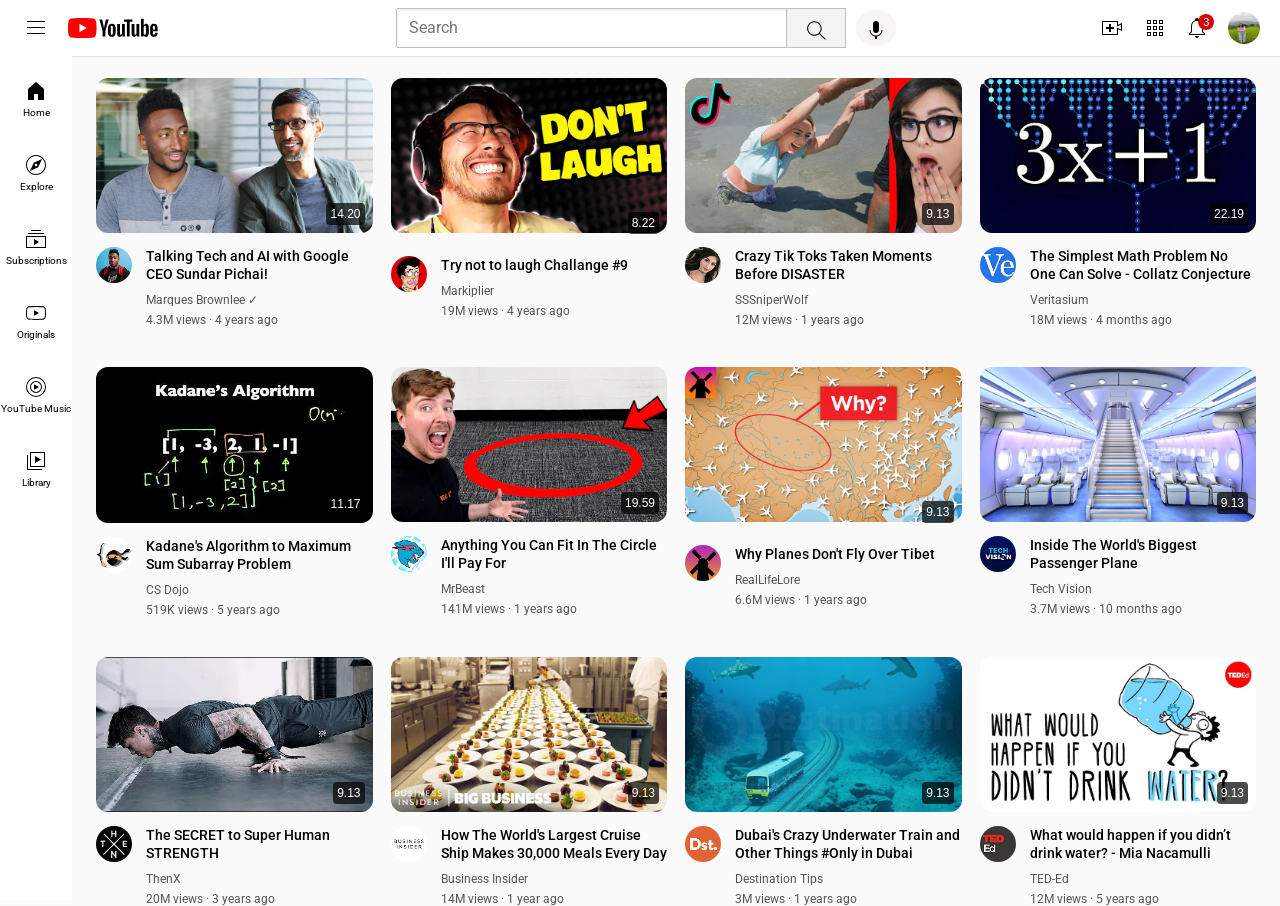
<file: youtube-clone/index.html>
<!Doctype html>
<html>
  <head>
      <title> Youtube Clone </title>
      <link rel = "stylesheet" href = "style/style.css">
      <link rel = "stylesheet" href = "style/general.css">
      <link rel = "stylesheet" href = "style/header.css">
      <link rel = "stylesheet" href = "style/sidebar.css">
      <link rel = "stylesheet" href = "style/video.css">
      <link rel="preconnect" href="https://fonts.googleapis.com">
      <link rel="preconnect" href="https://fonts.gstatic.com" crossorigin>
      <link href="https://fonts.googleapis.com/css2?family=Roboto:ital,wght@0,100..900;1,100..900&display=swap" rel="stylesheet">
  </head> 

  <body>

    <div class = "header">

      <div class = "left-section">
        <img class = "hamburger-menu" src = "icons/hamburger-menu.svg">
        <img class = "youtube-logo" src = "icons/youtube-logo.svg">
      </div>

      <div class = "middle-section">

        <input class = "search-box" type = "text" placeholder = "Search">
        <button class = "search-button">
          <img class = "search-icon-image" src = "icons/search.svg">
          <div class = "tooltip"> Search </div>
        </button>

        <button class = "voice-search-button">
          <img class = "voice-search-icon-image" src = "icons/voice-search-icon.svg">
          <div class = "tooltip"> Search with your voice  </div>
        </button>
      </div>

      <div class = "right-section">

        <div class = "upload-icon-container">
          <img class = "upload-icon" src = "icons/upload.svg">
          <div class = "tooltip"> Create  </div>
        </div>
        
        <div class = "youtube-apps-container">
          <img class = "youtube-apps-icon" src = "icons/youtube-apps.svg">
          <div class = "tooltip"> YouTube apps  </div>
        </div>

        <div class = "notification-icon-container">
          <img class = "notification-icon" src = "icons/notifications.svg">
          <div class = "tooltip"> Notifications </div>
          <div class = "notification-count">
            3
          </div>
        </div>

        <img class = "channel-icon" style = "height: 32px; width: 32px; border-radius: 16px" src = "icons/picture.jpg">
      </div>

    </div>

    <div class = "sidebar">

      <div class = "sidebar-link">
        <img src = "icons/home.svg">
        <div> Home </div>
      </div>

      <div class = "sidebar-link">
        <img src = "icons/explore.svg">
        <div> Explore </div>
      </div>

      <div class = "sidebar-link">
        <img src = "icons/subscriptions.svg">
        <div> Subscriptions </div>
      </div>

      <div class = "sidebar-link">
        <img src = "icons/originals.svg">
        <div> Originals </div>
      </div>

      <div class = "sidebar-link">
        <img src = "icons/youtube-music.svg">
        <div> YouTube Music </div>
      </div>

      <div class = "sidebar-link">
        <img src = "icons/library.svg">
        <div> Library </div>
      </div>

    </div>

    <div class = "video-grid">

      <div class = "video-preview">

        <div class = "thumbnail-row">
          <a href = "https://youtu.be/n2RNcPRtAiY?si=OhcUW9xsVd8r33iN" target = "_blank">
            <img class = "thumbnail" src = "imgs/thumbnail-1.webp">
          </a>
          <div class = "video-time">
            14.20
          </div>
        
        </div>

        <div class = "channel-info">
          <div class = "channel-picture">
            <a href = "https://www.youtube.com/c/mkbhd" target = "_blank">
              <img class = "profile-picture" src = "imgs/channel-1.jpeg">
            </a>
          </div>

          <div class = "video-info">
            <a href = "https://www.youtube.com/watch?v=n2RNcPRtAiY"  target = "_blank">
              <p class = "video-title"> Talking Tech and AI with Google CEO Sundar Pichai! </p>
            </a>
            <a href = "https://www.youtube.com/c/mkbhd" target = "_blank">
              <p class = "channel-name"> Marques Brownlee &#10003</p>
            </a>
            <p class = "video-data"> 4.3M views &#183; 4 years ago </p>
          </div>
        </div>

      </div>


      <div class = "video-preview">

        <div class = "thumbnail-row">
          <a href = "https://youtu.be/mP0RAo9SKZk?si=r-gtYnGWsm1MWioh" target = "_blank">
            <img class = "thumbnail" src = "imgs/thumbnail-2.webp">
          </a>
          <div class = "video-time">
            8.22
          </div>

        </div>

        <div class = "channel-info">
          <div class = "channel-picture">
            <a href = "https://www.youtube.com/c/markiplier" target = "_blank">
              <img class = "profile-picture" src = "imgs/channel-2.jpeg">
            </a>
            </div>

          <div class = "video-info">
            <a href = "https://youtu.be/mP0RAo9SKZk?si=r-gtYnGWsm1MWioh" target = "_blank">
              <p class = "video-title"> Try not to laugh Challange #9 </p>
            </a>
            <a href = "https://www.youtube.com/c/markiplier" target = "_blank">
              <p class = "channel-name"> Markiplier </p>
            </a>
            <p class = "video-data"> 19M views &#183; 4 years ago </p>
          </div>
        </div>

      </div>


      <div class = "video-preview">

        <div class = "thumbnail-row">
          <a href = "https://youtu.be/FgjPQQeTh1w?si=05pUwKuqGN9Z7Ag_" target = "_blank">
            <img class = "thumbnail" src = "imgs/thumbnail-3.webp">
          </a>
          <div class = "video-time">
            9.13
          </div>

        </div>

        <div class = "channel-info">
          <div class = "channel-picture">
            <a href = "https://www.youtube.com/user/SSSniperWolf" target = "_blank">
            <img class = "profile-picture" src = "imgs/channel-3.jpeg">
            </a>
          </div>

          <div class = "video-info">
            <a href = "https://youtu.be/FgjPQQeTh1w?si=05pUwKuqGN9Z7Ag_" target = "_blank">
              <p class = "video-title"> Crazy Tik Toks Taken Moments Before DISASTER </p>
            </a>
            <a href = "https://www.youtube.com/user/SSSniperWolf" target = "_blank">
            <p class = "channel-name"> SSSniperWolf </p>
            </a>
            <p class = "video-data"> 12M views &#183; 1 years ago </p>
          </div>
        </div>

      </div>


      <div class = "video-preview">

        <div class = "thumbnail-row">
          <a href = "https://youtu.be/094y1Z2wpJg?si=NL-6CqW6nlTAGvPu" target = "_blank">
            <img class = "thumbnail" src = "imgs/thumbnail-4.webp">
          </a>
          <div class = "video-time">
            22.19
          </div>

        </div>

        <div class = "channel-info">
          <div class = "channel-picture">
            <a href = "https://www.youtube.com/c/veritasium" target = "_blank">
              <img class = "profile-picture" src = "imgs/channel-4.jpeg">
            </a>
            </div>

          <div class = "video-info">
            <a href = "https://youtu.be/094y1Z2wpJg?si=NL-6CqW6nlTAGvPu" target = "_blank">
              <p class = "video-title"> The Simplest Math Problem No One Can Solve - Collatz Conjecture </p>
            </a>
            <a href = "https://www.youtube.com/c/veritasium" target = "_blank">
              <p class = "channel-name"> Veritasium </p>
            </a>
            <p class = "video-data"> 18M views &#183; 4 months ago </p>
          </div>
        </div>
        
      </div>


      <div class = "video-preview">

        <div class = "thumbnail-row">
          <a href = "https://youtu.be/86CQq3pKSUw?si=Ks5coXPsJhqERFtt" target = "_blank">
          <img class = "thumbnail" src = "imgs/thumbnail-5.webp">
            </a>
          <div class = "video-time">
            11.17
          </div>

        </div>

        <div class = "channel-info">
          <div class = "channel-picture">
            <a href = "https://www.youtube.com/c/CSDojo" target = "_blank">
            <img class = "profile-picture" src = "imgs/channel-5.jpeg">
            </a>
          </div>

          <div class = "video-info">
            <a href = "https://youtu.be/86CQq3pKSUw?si=Ks5coXPsJhqERFtt" target = "_blank">
              <p class = "video-title"> Kadane's Algorithm to Maximum Sum Subarray Problem </p>
            </a>
            <a href = "https://www.youtube.com/c/CSDojo" target = "_blank">
              <p class = "channel-name"> CS Dojo </p>
            </a>
            <p class = "video-data"> 519K views &#183; 5 years ago </p>
          </div>
        </div>
        
      </div>


      <div class = "video-preview">

        <div class = "thumbnail-row">
          <a href = "https://youtu.be/yXWw0_UfSFg?si=-zndSqSKrtW1u9l2" target = "_blank">
          <img class = "thumbnail" src = "imgs/thumbnail-6.webp">
          </a>
          <div class = "video-time">
            19.59
          </div>
        </div>

        <div class = "channel-info">
          <div class = "channel-picture">
            <a href = "https://www.youtube.com/channel/UCX6OQ3DkcsbYNE6H8uQQuVA" target = "_blank">
              <img class = "profile-picture" src = "imgs/channel-6.jpeg">
            </a>
          </div>

          <div class = "video-info">
            <a href = "https://youtu.be/yXWw0_UfSFg?si=-zndSqSKrtW1u9l2" target = "_blank">
              <p class = "video-title"> Anything You Can Fit In The Circle I'll Pay For </p>
            </a> 
            <a href = "https://www.youtube.com/channel/UCX6OQ3DkcsbYNE6H8uQQuVA" target = "_blank">
              <p class = "channel-name"> MrBeast </p>
            </a>
            <p class = "video-data"> 141M views &#183; 1 years ago </p>
          </div>
        </div>
        
      </div>


      <div class = "video-preview">
        <div class = "thumbnail-row">
          <a href = "https://youtu.be/fNVa1qMbF9Y?si=wbosOvYwCveBWQEx" target = "_blank">
            <img class = "thumbnail" src = "imgs/thumbnail-7.webp">
          </a>
          <div class = "video-time">
            9.13
          </div>
        
        </div>

        <div class = "channel-info">
          <div class = "channel-picture">
            <a href = "https://www.youtube.com/channel/UCP5tjEmvPItGyLhmjdwP7Ww" target = "_blank">
              <img class = "profile-picture" src = "imgs/channel-7.jpeg">
            </a>
          </div>

          <div class = "video-info">
            <a href = "https://youtu.be/fNVa1qMbF9Y?si=wbosOvYwCveBWQEx" target = "_blank">
              <p class = "video-title"> Why Planes Don't Fly Over Tibet </p>
            </a>
            <a href = "https://www.youtube.com/channel/UCP5tjEmvPItGyLhmjdwP7Ww" target = "_blank">
              <p class = "channel-name"> RealLifeLore </p>
            </a>
            <p class = "video-data"> 6.6M views &#183; 1 years ago </p>
          </div>
        </div>

      </div>


      <div class = "video-preview">

        <div class = "thumbnail-row">
          <a href = "https://youtu.be/lFm4EM1juls?si=7jHxznRkZOJcLnHQ" target = "_blank">
          <img class = "thumbnail" src = "imgs/thumbnail-8.webp">
          </a>
          <div class = "video-time">
            9.13
          </div>
        
        </div>

        <div class = "channel-info">
          <div class = "channel-picture">
          <a href = "https://www.youtube.com/channel/UCHAK6CyegY22Zj2GWrcaIxg" target = "_blank">
            <img class = "profile-picture" src = "imgs/channel-8.jpeg">
          </a>
          </div>

          <div class = "video-info">
            <a href = "https://youtu.be/lFm4EM1juls?si=7jHxznRkZOJcLnHQ" target = "_blank">
              <p class = "video-title"> Inside The World's Biggest Passenger Plane </p>
            </a>
            <a href = "https://www.youtube.com/channel/UCHAK6CyegY22Zj2GWrcaIxg" target = "_blank">
              <p class = "channel-name"> Tech Vision </p>
            </a>
            <p class = "video-data"> 3.7M views &#183; 10 months ago </p>
          </div>
        </div>

      </div>


      <div class = "video-preview">

        <div class = "thumbnail-row">
          <a href = "https://youtu.be/ixmxOlcrlUc?si=SQ6ZXXD_1fI7Tal1" target = "_blank">
            <img class = "thumbnail" src = "imgs/thumbnail-9.webp">
          </a>
          <div class = "video-time">
            9.13
          </div>
        
        </div>

        <div class = "channel-info">
          <div class = "channel-picture">
            <a href = "https://www.youtube.com/c/OFFICIALTHENXSTUDIOS" target = "_blank">
              <img class = "profile-picture" src = "imgs/channel-9.jpeg">
            </a>
          </div>

          <div class = "video-info">
            <a href = "https://youtu.be/ixmxOlcrlUc?si=SQ6ZXXD_1fI7Tal1" target = "_blank">
              <p class = "video-title"> The SECRET to Super Human STRENGTH </p>
            </a>
            <a href = "https://www.youtube.com/c/OFFICIALTHENXSTUDIOS" target = "_blank">
              <p class = "channel-name"> ThenX </p>
            </a>
            <p class = "video-data"> 20M views &#183; 3 years ago </p>
          </div>
        </div>

      </div>


      <div class = "video-preview">

        <div class = "thumbnail-row">
          <a href = "https://youtu.be/R2vXbFp5C9o?si=Al2zZWxQd02Fqh11" target = "_blank">
            <img class = "thumbnail" src = "imgs/thumbnail-10.webp">
          </a>
          <div class = "video-time">
            9.13
          </div>
        
        </div>

        <div class = "channel-info">
          <div class = "channel-picture">
            <a href = "https://www.youtube.com/user/businessinsider" target = "_blank">
              <img class = "profile-picture" src = "imgs/channel-10.jpeg">
            </a>
          </div>

          <div class = "video-info">
            <a href = "https://youtu.be/R2vXbFp5C9o?si=Al2zZWxQd02Fqh11" target = "_blank">
              <p class = "video-title"> How The World's Largest Cruise Ship Makes 30,000 Meals Every Day </p>
            </a> 
            <a href = "https://www.youtube.com/user/businessinsider" target = "_blank">
              <p class = "channel-name"> Business Insider </p>
            </a>
            <p class = "video-data"> 14M views &#183; 1 year ago </p>
          </div>
        </div>
        
      </div>


      <div class = "video-preview">

        <div class = "thumbnail-row">
          <a href = "https://youtu.be/0nZuYyXET3s?si=k3oZzOR0xScg89RL" target = "_blank">
            <img class = "thumbnail" src = "imgs/thumbnail-11.webp">
           </a> 
          <div class = "video-time">
            9.13
          </div>
        
        </div>

        <div class = "channel-info">
          <div class = "channel-picture">
            <a href = "https://www.youtube.com/c/Destinationtips" target = "_blank">
              <img class = "profile-picture" src = "imgs/channel-11.jpeg">
            </a>
          </div>

          <div class = "video-info">
            <a href = "https://youtu.be/0nZuYyXET3s?si=k3oZzOR0xScg89RL" target = "_blank">
              <p class = "video-title"> Dubai's Crazy Underwater Train and Other Things #Only in Dubai </p>
            </a>
            <a href = "https://www.youtube.com/c/Destinationtips" target = "_blank">
              <p class = "channel-name"> Destination Tips </p>
            </a>
            <p class = "video-data"> 3M views &#183; 1 years ago </p>
          </div>
        </div>
        
      </div>


      <div class = "video-preview">

        <div class = "thumbnail-row">
          <a href = "https://youtu.be/9iMGFqMmUFs?si=eW6UarA10-SwHA0P" target = "_blank">
          <img class = "thumbnail" src = "imgs/thumbnail-12.webp">
          </a>
          <div class = "video-time">
            9.13
          </div>
        
        </div>

        <div class = "channel-info">
          <div class = "channel-picture">
            <a href = "https://www.youtube.com/teded" target = "_blank">
              <img class = "profile-picture" src = "imgs/channel-12.jpeg">
            </a>
          </div>

          <div class = "video-info">
            <a href = "https://youtu.be/9iMGFqMmUFs?si=eW6UarA10-SwHA0P" target = "_blank">
              <p class = "video-title"> What would happen if you didn’t drink water? - Mia Nacamulli </p>
            </a>
            <a href = "https://www.youtube.com/teded" target = "_blank">
            <p class = "channel-name"> TED-Ed </p>
            </a>
            <p class = "video-data"> 12M views &#183; 5 years ago </p>
          </div>
        </div>
        
      </div>

    </div>
  </body>
</html>
</file>
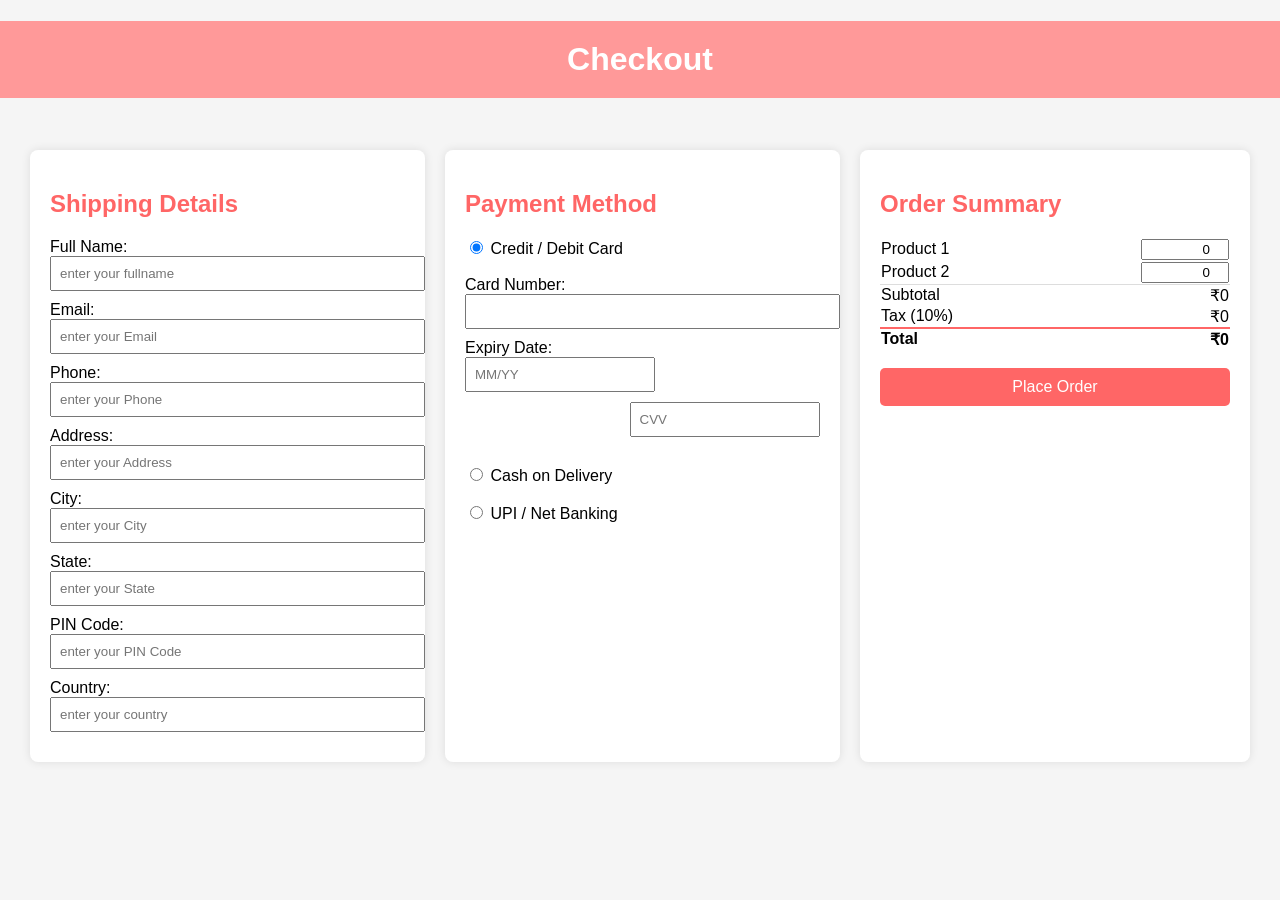
<file: KaarigariKart/html-files/checkout.html>
<!DOCTYPE html>
<html>
<head>
<title>Checkout - KarigariKart</title>
</head>
<body style="font-family: Arial, sans-serif; background-color: #f5f5f5; margin:0; padding:0;">

<h1 style="text-align:center; padding:20px; background:#ff9999; color:white;">Checkout</h1>

<div style="display:flex; flex-wrap:wrap; justify-content:center; padding:20px;">

<!-- Shipping Details -->
<div style="flex:1; min-width:300px; max-width:500px; background:white; padding:20px; margin:10px; border-radius:8px; box-shadow:0 0 10px rgba(0,0,0,0.1);">
<h2 style="color:#ff6666;">Shipping Details</h2>
<form id="checkoutForm">
<label>Full Name:</label><br>
<input type="text" style="width:100%; padding:8px; margin-bottom:10px;" required placeholder = "enter your fullname"><br>

<label>Email:</label><br>
<input type="email" style="width:100%; padding:8px; margin-bottom:10px;" required placeholder = "enter your Email"><br>

<label>Phone:</label><br>
<input type="tel" style="width:100%; padding:8px; margin-bottom:10px;" required placeholder = "enter your Phone"><br>

<label>Address:</label><br>
<input type="text" style="width:100%; padding:8px; margin-bottom:10px;" required placeholder = "enter your Address"><br>

<label>City:</label><br>
<input type="text" style="width:100%; padding:8px; margin-bottom:10px;" required placeholder = "enter your City"><br>

<label>State:</label><br>
<input type="text" style="width:100%; padding:8px; margin-bottom:10px;" required placeholder = "enter your State"><br>

<label>PIN Code:</label><br>
<input type="text" style="width:100%; padding:8px; margin-bottom:10px;" required placeholder = "enter your PIN Code"><br>

<label>Country:</label><br>
<input type="text" style="width:100%; padding:8px; margin-bottom:10px;" required placeholder = "enter your country"><br>
</div>

<!-- Payment Details -->
<div style="flex:1; min-width:300px; max-width:500px; background:white; padding:20px; margin:10px; border-radius:8px; box-shadow:0 0 10px rgba(0,0,0,0.1);">
<h2 style="color:#ff6666;">Payment Method</h2>

<label><input type="radio" name="payment" value="card" checked> Credit / Debit Card</label><br><br>
<label>Card Number:</label><br>
<input type="text" style="width:100%; padding:8px; margin-bottom:10px;"><br>

<label>Expiry Date:</label><br>
<input type="text" placeholder="MM/YY" style="width:48%; padding:8px; margin-bottom:10px;"> 
<input type="text" placeholder="CVV" style="width:48%; padding:8px; margin-bottom:10px; float:right;"><br style="clear:both;">

<br><label><input type="radio" name="payment" value="cod"> Cash on Delivery</label><br><br>
<label><input type="radio" name="payment" value="upi"> UPI / Net Banking</label><br>
</div>

<!-- Order Summary -->
<div style="flex:1; min-width:250px; max-width:350px; background:white; padding:20px; margin:10px; border-radius:8px; box-shadow:0 0 10px rgba(0,0,0,0.1);">
<h2 style="color:#ff6666;">Order Summary</h2>
<table style="width:100%; border-collapse:collapse;">
<tr>
<td>Product 1</td>
<td style="text-align:right;">
<input type="number" id="p1" value="0" style="width:80px; text-align:right;">
</td>
</tr>
<tr>
<td>Product 2</td>
<td style="text-align:right;">
<input type="number" id="p2" value="0" style="width:80px; text-align:right;">
</td>
</tr>
<tr>
<td style="border-top:1px solid #ddd;">Subtotal</td>
<td id="subtotal" style="border-top:1px solid #ddd; text-align:right;">₹0</td>
</tr>
<tr>
<td>Tax (10%)</td>
<td id="tax" style="text-align:right;">₹0</td>
</tr>
<tr>
<td style="border-top:2px solid #ff6666; font-weight:bold;">Total</td>
<td id="total" style="border-top:2px solid #ff6666; text-align:right; font-weight:bold;">₹0</td>
</tr>
</table>
<br>
<button type="submit" style="width:100%; padding:10px; background:#ff6666; color:white; border:none; border-radius:5px; font-size:16px; cursor:pointer;">Place Order</button>
</div>

</form>
</div>

<script>
function calculateBill(){
  let p1 = parseFloat(document.getElementById("p1").value) || 0;
  let p2 = parseFloat(document.getElementById("p2").value) || 0;

  let subtotal = p1 + p2;
  let tax = subtotal * 0.10;
  let total = subtotal + tax;

  document.getElementById("subtotal").innerText = "₹" + subtotal;
  document.getElementById("tax").innerText = "₹" + tax.toFixed(2);
  document.getElementById("total").innerText = "₹" + total.toFixed(2);
}

document.getElementById("p1").addEventListener("input", calculateBill);
document.getElementById("p2").addEventListener("input", calculateBill);

document.getElementById("checkoutForm").addEventListener("submit", function(event){
  event.preventDefault();
  
  let paymentMethod = document.querySelector('input[name="payment"]:checked').value;

  if(paymentMethod === "upi"){
    window.location.href = "payment.html"; 
  } else {
    alert("Your order has been placed successfully!");
    window.location.href = "index.html"; 
  }
});
</script>

</body>
</html>
</file>
<file: youtube-clone/style/style.css>
p {
    font-family: Roboto, Arial;
    margin-top: 0px;
    margin-bottom: 0px;
}
</file>
<file: youtube-clone/style/general.css>
p {
    font-family: Roboto, Arial;
    margin-top: 0px;
    margin-bottom: 0px;
}

body {
    margin: 0px;
    padding-top: 78px;
    padding-left: 96px;
    padding-right: 24px;
    background-color: rgb(250, 250, 250);
    flex-wrap: wrap;
    font-family: roboto, arial
}

@media(max-width: 575px) {
    body{
        flex-wrap: wrap;
    }
}
</file>
<file: youtube-clone/style/header.css>
.header {
    height: 56px; 
    display: flex;
    flex-direction: row;
    justify-content: space-between;
    position: fixed;
    top: 0;
    left: 0;
    right: 0;
    background-color: white;
    border-bottom-width: 1px;
    border-bottom-style: solid;
    border-bottom-color: rgb(228, 228, 228);
    z-index: 100;
}

.left-section {
    display: flex;
    align-items: center;
}

.hamburger-menu {
    height: 24px;
    margin-left: 24px;
    margin-right: 20px;

}

.youtube-logo {
    height: 20px;
}

.middle-section {
    flex: 1;
    margin-left: 70px; 
    margin-right: 36px;
    max-width: 500px;
    display: flex;
    align-items: center;
}

.search-box {
    font-size: 16px;
    /* padding-top: 8px;
    padding-bottom: 8px; */
    height: 36px;
    padding-left: 12px;
    border-radius : 2px;
    /* border-width: 1px;
    border-style: solid;
    border-color: rgb(211, 211, 211); */
    border: 1px solid rgb(192, 192, 192);
    display: flex;; 
    flex: 1;
    width: 0px;
    box-shadow: inset 1px 2px 3px rgba(0, 0, 0, 0.05)
}

.search-box::placeholder {
    font-family: Roboto, Arial;
    font-size: 16px;
}

.search-box:active {
    border-style: solid;
    border-color: rgb(182, 181, 181);
}

.search-button {
    height: 40px;
    width: 60px;
    background-color: rgb(243, 243, 243);
    border-width: 1px;
    border-style: solid;
    border-color: rgb(192, 192, 192);
    margin-left: -2px;
    position: relative;
}

.search-icon-image {
    height: 25px;
    margin-top: 4px;
}

.search-button,
.voice-search-button,
.upload-icon-container,
.youtube-apps-container,
.notification-icon-container {
    position: relative;
    display: flex;
    justify-content: center;
    align-items: center;
}

.search-button .tooltip,
.voice-search-button .tooltip,
.upload-icon-container .tooltip,
.youtube-apps-container .tooltip,
.notification-icon-container .tooltip {
    position: absolute;
    background-color: rgba(100, 100, 100, 0.904);
    color: white;
    padding: 8px 10px;
    border-radius: 2px;
    font-size: 12px;
    font-family: arial;
    bottom: -50px;
    opacity: 0;
    transition : opacity 0.15s;
    pointer-events: none;
    white-space: nowrap;
}

.search-button:hover .tooltip,
.voice-search-button:hover .tooltip,
.upload-icon-container:hover .tooltip,
.youtube-apps-container:hover .tooltip,
.notification-icon-container:hover .tooltip {
    opacity: 1;
}

.voice-search-button {
    height: 36px;
    width: 40px;
    border-color: rgb(192, 190, 190);
    border-style: solid;
    border-width : 0px;
    border-radius: 20px;
    margin-left: 10px;
    background-color: rgb(247, 245, 245);
    position: relative;
}

.voice-search-icon-image {
    height: 24px;
    margin-top: 4px;
}

.right-section {
    width: 160px;
    margin-right: 20px;
    display: flex;
    align-items: center;
    justify-content: space-between;
    flex-shrink: 0;
}

.upload-icon {
    height: 24px;
}

.youtube-apps-icon {
    height: 24px;
}


.channel-icon {
    height: 32px;
    border-radius: 16px;
}

.notification-icon {
    height: 24px;
}

.notification-icon-container {
    position: relative;
}

.notification-count {
    position: absolute;
    top: -2px;
    right: -5px;
    background-color: rgb(209, 6, 6);
    border-radius: 8px;
    font-family: arial;
    font-size: 11px;
    padding-top: 2px;
    padding-bottom: 2px; 
    padding-left: 5px;
    padding-right: 5px;
    color: white;
}
</file>
<file: youtube-clone/style/sidebar.css>
.sidebar {
    position: fixed;
    left: 0;
    bottom: 0;
    top: 56px;
    background-color: white;
    width: 72px;
    z-index: 200;
    padding-top: 5px;
}

.sidebar-link {
    height: 74px;
    display: flex;
    justify-content: center;
    align-items: center;
    flex-direction: column;
    cursor: pointer;
}

.sidebar-link:hover {
    background-color: rgba(236, 236, 236, 0.863);

}

.sidebar-link img {
    height: 24px;
    margin-bottom: 4px;
}

.sidebar-link div {
    font-family: Roboto, Arial;
    font-size: 10px;
    
}
</file>
<file: youtube-clone/style/video.css>
.thumbnail-row {
    position: relative;
    margin-bottom: 10px;
}

.video-title {
    font-weight: 500;
    font-size: 14px;
    /* width: 300px; */
    line-height: 18px;
    color: black;
    cursor: pointer; 
}

a {
    text-decoration: none;
}

.channel-name {
    margin-top: 10px;
    color : rgb(85, 84, 84);
    cursor: pointer;
    font-size: 12px;
    margin-bottom: 6px;
}

.video-data {
    color: rgb(85, 84, 84);
    font-size: 12px;
}

.thumbnail {
    width: 100%;
    border-radius: 12px;
}

.video-preview {
    display: flex;
    flex-wrap: wrap;
}

.channel-picture {
    display: inline-block;
    width: 50px;
    vertical-align: top;
    margin-right: 8px;
}

.video-info {
    display: inline-block;
    width: 100%;
    font-family: Roboto, Arial;
}

.profile-picture {
    width: 36px;
    border-radius: 30px;
    cursor: pointer;
}

.channel-info {
    /* margin-right: 20px; */
    display: grid;
    grid-template-columns: 50px 1fr;  
    /* flex-shrink: 1;
    min-width: 250px; */
}

.video-grid {
    display: grid;
    grid-template-columns: 1fr 1fr 1fr;
    column-gap: 18px;
    row-gap: 40px;
    width : 100%;

}

/* media-query */
/* @media (max-width: 700px) {
    .video-grid {
        grid-template-columns:1fr;
    }
} */

@media (max-width: 800px) {
    .video-grid {
        grid-template-columns:1fr 1fr;
    }
}

@media (min-width: 751px) and (max-width: 999px) {
    .video-grid {
        grid-template-columns:1fr 1fr 1fr;
    }
}

@media (min-width: 1000px) {
    .video-grid {
    grid-template-columns:1fr 1fr 1fr 1fr;
    }
}

.video-time {
    background-color: rgba(0, 0, 0, 0.705);
    color: white;
    position: absolute;
    bottom: 12px;
    right: 8px;
    padding: 4px;
    border-radius: 4px;
    font-family: arial;
    font-size: 12px;
    font-weight: 500;
}
</file>
